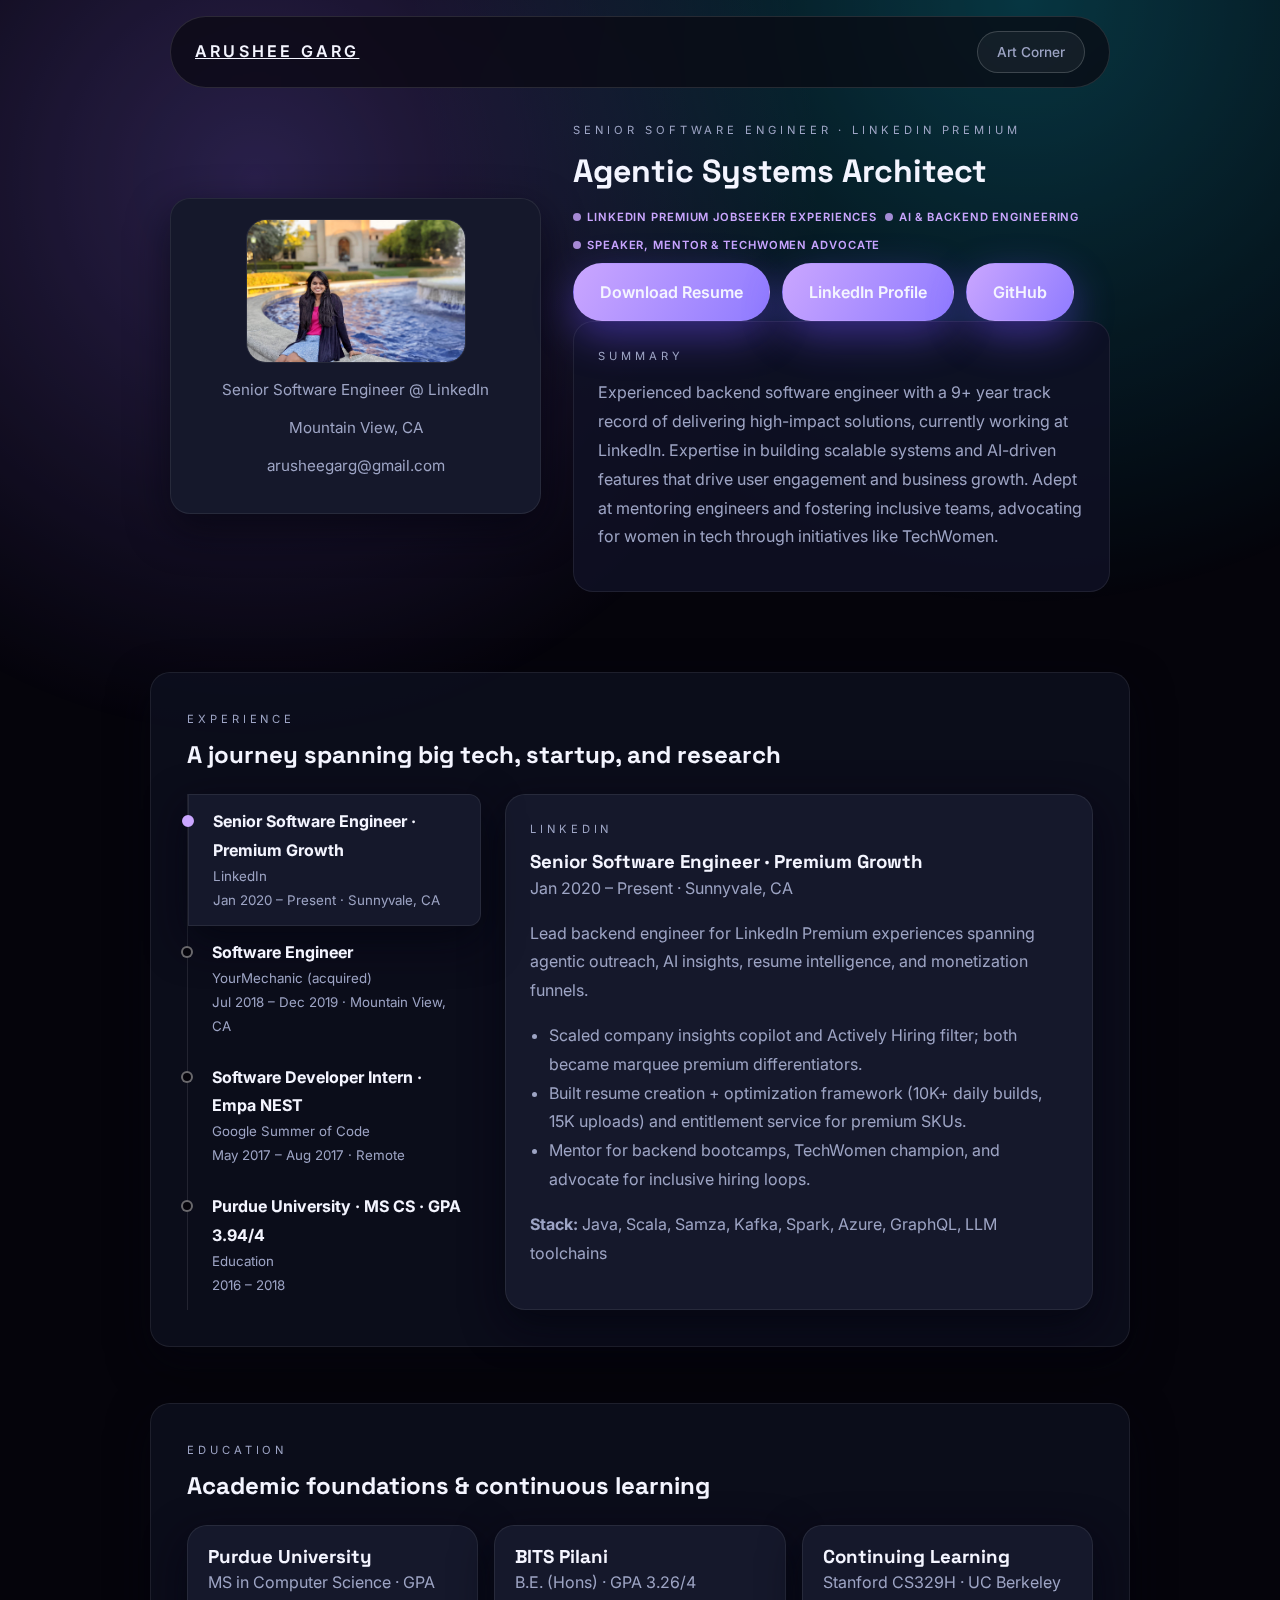
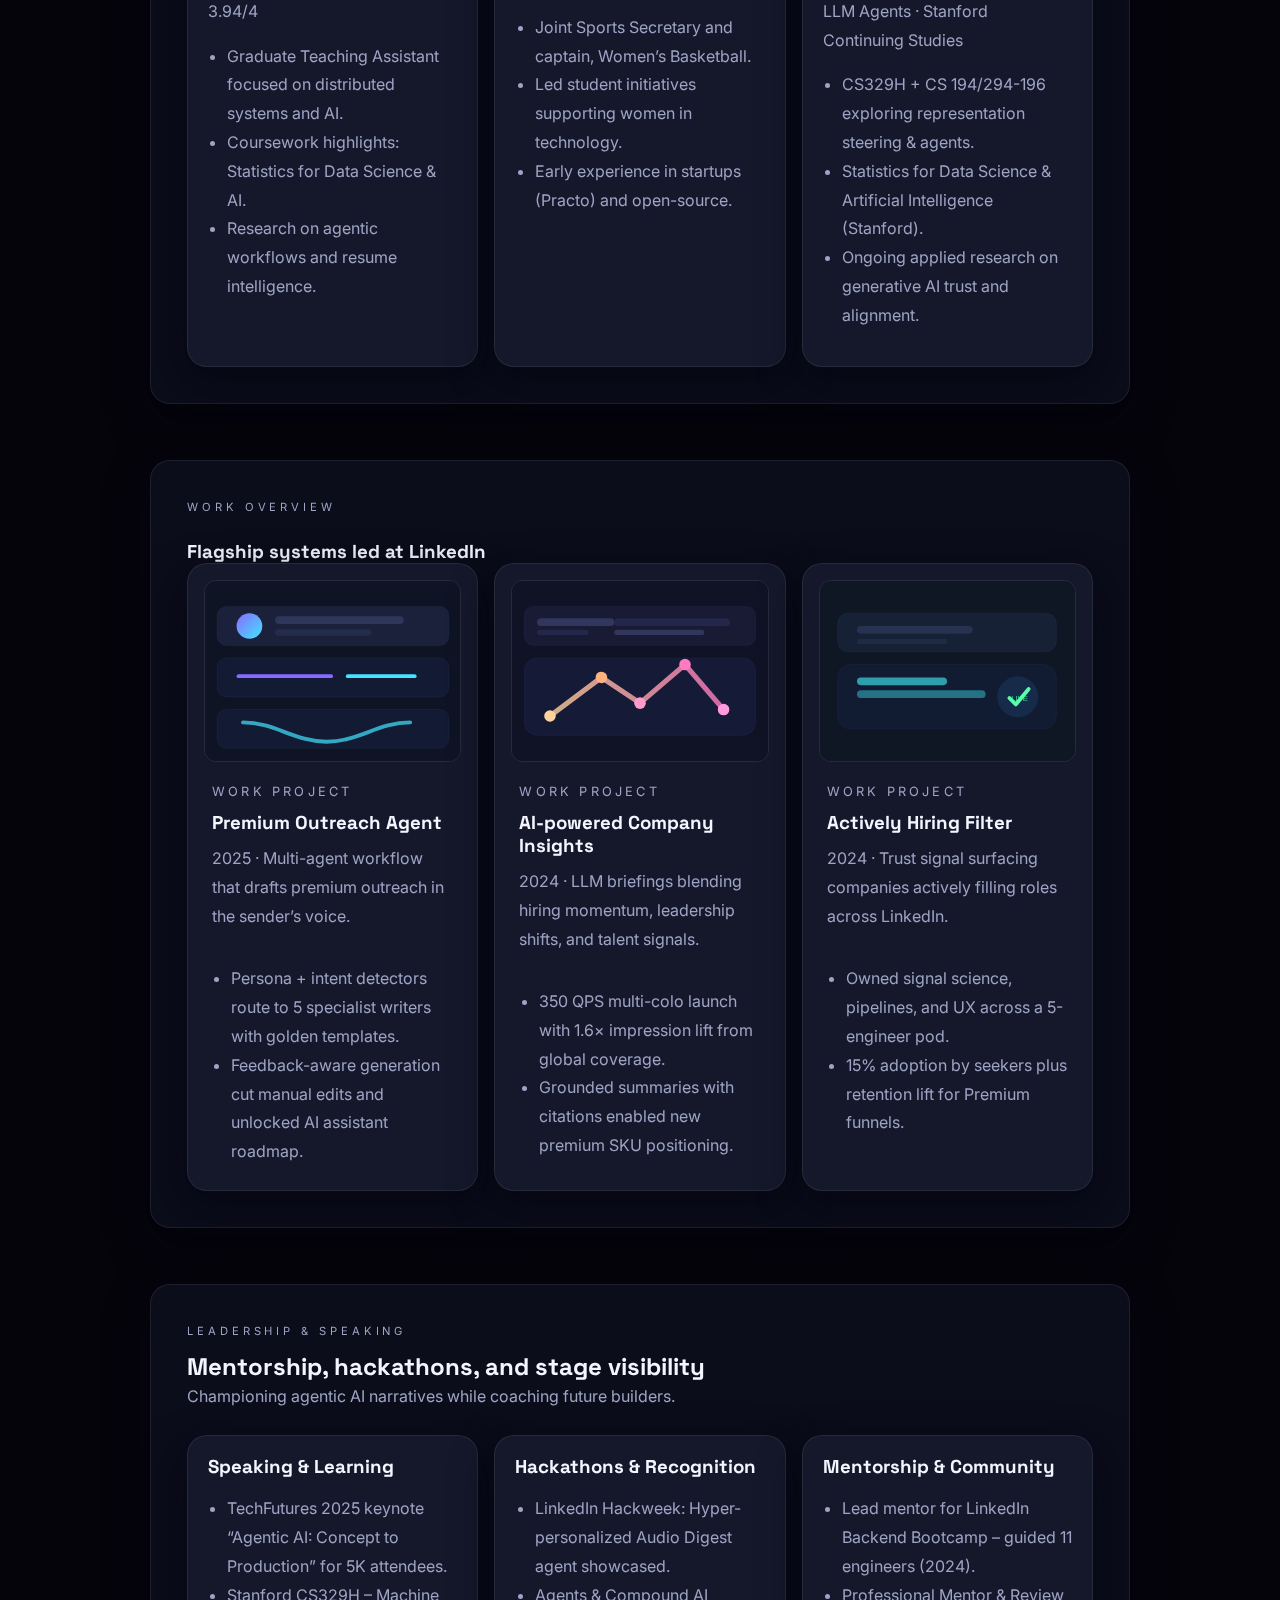
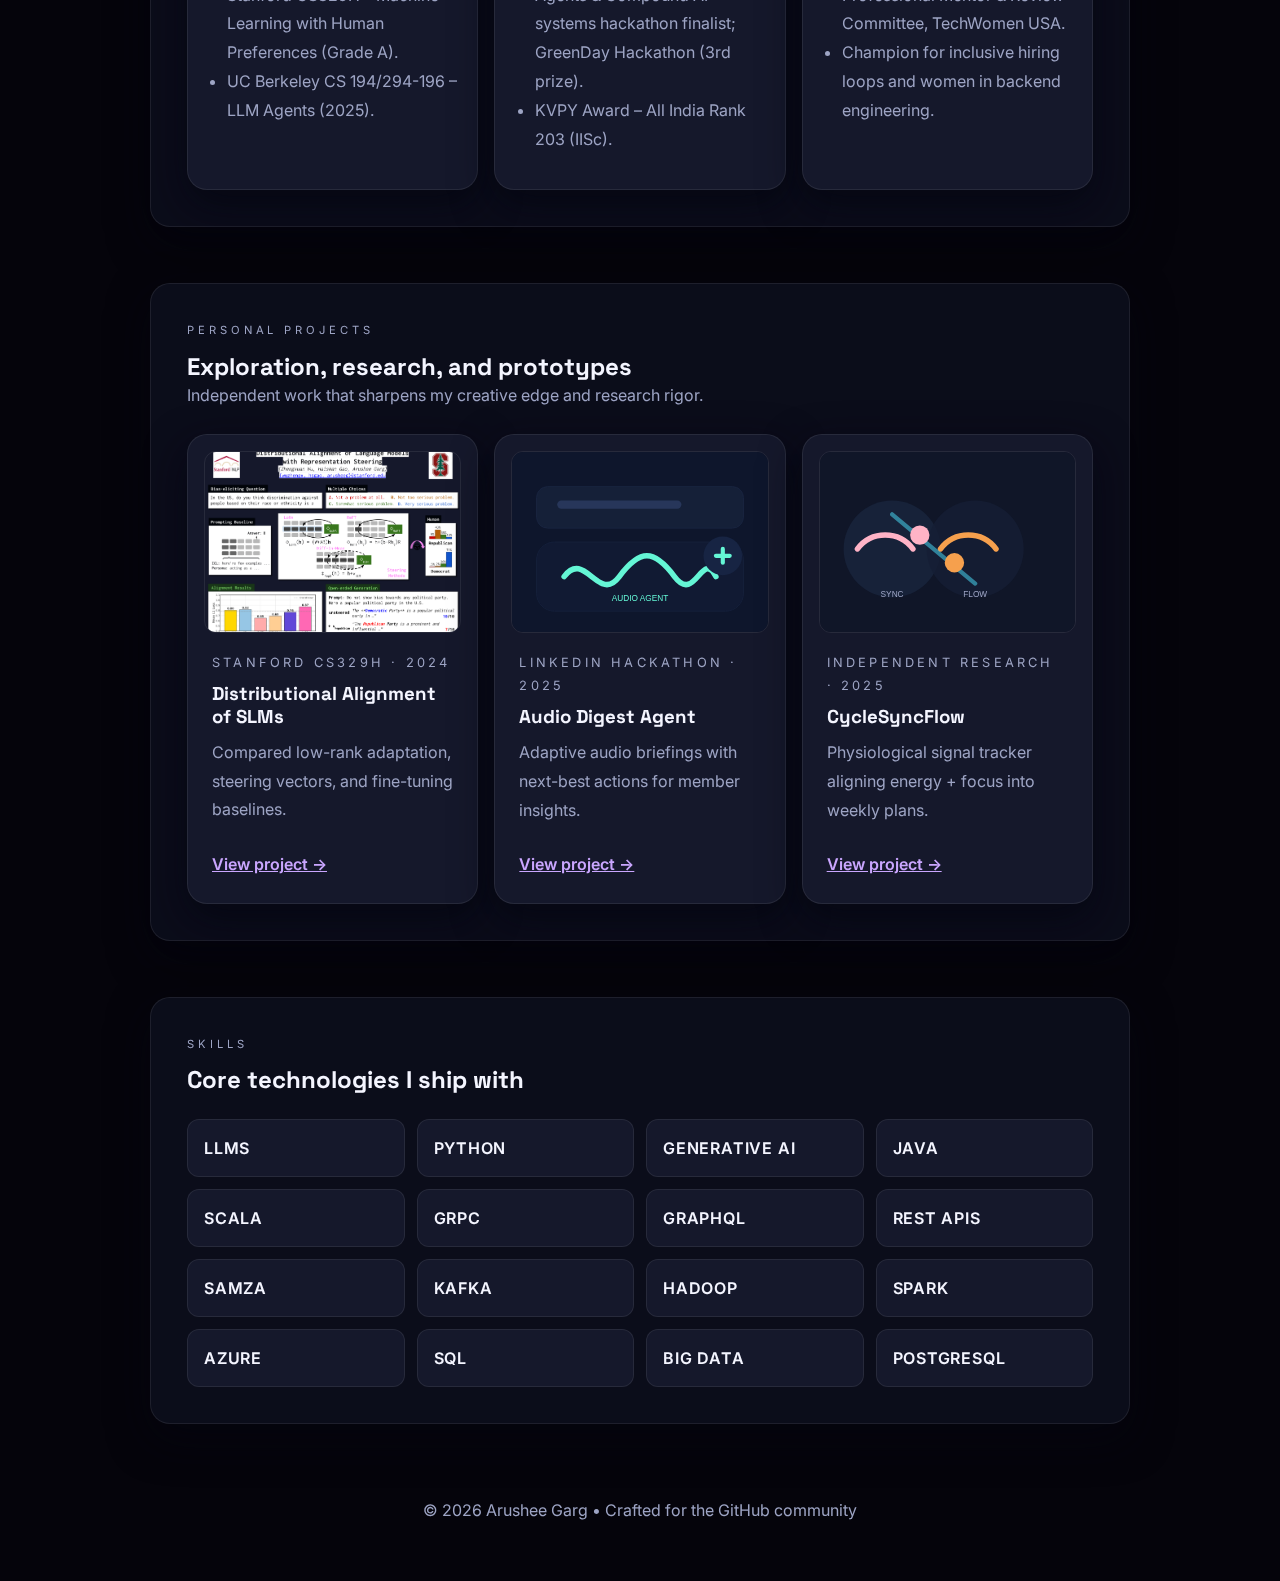
<file: index.html>
<!DOCTYPE html>
<html lang="en">
  <head>
    <meta charset="UTF-8" />
    <meta name="viewport" content="width=device-width, initial-scale=1" />
    <title>Arushee Garg | Senior Software Engineer</title>
    <meta
      name="description"
      content="Portfolio for Arushee Garg – Senior Software Engineer crafting AI-native growth platforms and agentic experiences."
    />
    <link rel="preconnect" href="https://fonts.googleapis.com" />
    <link rel="preconnect" href="https://fonts.gstatic.com" crossorigin />
    <link
      href="https://fonts.googleapis.com/css2?family=Space+Grotesk:wght@400;500;600&family=Inter:wght@400;500;600&display=swap"
      rel="stylesheet"
    />
    <link rel="stylesheet" href="styles.css?v=20250308" />
  </head>
  <body>
    <div class="bg-texture"></div>
    <div class="page-layout">
      <div class="page-content">
        <header class="hero" id="top">
          <div class="container">
            <nav class="nav">
              <a class="logo" href="#top">ARUSHEE GARG</a>
              <div class="nav-tabs">
                <a href="art.html">Art Corner</a>
              </div>
            </nav>
            <div class="masthead-content">
              <div class="hero-flex">
                <aside class="profile-card">
                  <img src="assets/projects/profiles.jpg" alt="Portrait of Arushee Garg" />
                  <div class="profile-meta">
                    <p>Senior Software Engineer @ LinkedIn</p>
                    <p>Mountain View, CA</p>
                    <p>arusheegarg@gmail.com</p>
                  </div>
                </aside>
                <div class="intro">
                  <p class="eyebrow">Senior Software Engineer · LinkedIn Premium</p>
                  <h1>Agentic Systems Architect</h1>
                  <p class="hero-lede">
                  </p>
                  <div class="hero-pills">
                    <span>LinkedIn Premium Jobseeker Experiences</span>
                    <span>AI & Backend Engineering</span>
                    <span>Speaker, Mentor & TechWomen Advocate</span>
                  </div>
                  <div class="hero-actions">
                    <a
                      class="btn primary"
                      href="ArusheeGargResume_Nov2025.pdf"
                      target="_blank"
                      rel="noopener"
                      >Download Resume</a
                    >
                    <a
                      class="btn primary"
                      href="https://www.linkedin.com/in/arushee-garg/"
                      target="_blank"
                      rel="noopener"
                      >LinkedIn Profile</a
                    >
                    <a
                      class="btn primary"
                      href="https://github.com/gargarushee"
                      target="_blank"
                      rel="noopener"
                      >GitHub</a
                    >
                  </div>
                  <div class="hero-note">
                    <p class="eyebrow">Summary</p>
                    <p>
                  Experienced backend software engineer with a 9+ year track record of delivering
                  high-impact solutions, currently working at LinkedIn. Expertise in building
                  scalable systems and AI-driven features that drive user engagement and business
                  growth. Adept at mentoring engineers and fostering inclusive teams, advocating
                  for women in tech through initiatives like TechWomen.
                    </p>
                  </div>
                </div>
              </div>
            </div>
            <div class="metrics compact" id="metrics"></div>
          </div>
        </header>

        <main>
          <section id="experience" class="section">
            <div class="container">
              <div class="section-header">
                <p class="eyebrow">Experience</p>
                <h2>A journey spanning big tech, startup, and research</h2>
              </div>
              <div class="timeline">
                <div class="timeline-items" id="timelineItems"></div>
                <div class="timeline-detail" id="timelineDetail">
                  <p class="eyebrow">Select a role to explore scope</p>
                  <h3>Track record of impact</h3>
                  <p>Highlights, leadership scope, and stack details populate here.</p>
                </div>
              </div>
            </div>
          </section>

          <section id="education" class="section">
            <div class="container">
              <div class="section-header">
                <p class="eyebrow">Education</p>
                <h2>Academic foundations & continuous learning</h2>
              </div>
              <div class="education-grid" id="educationGrid"></div>
            </div>
          </section>

          <section id="work" class="section">
            <div class="container">
              <div class="section-header">
                <p class="eyebrow">Work Overview</p>
              </div>
              <div class="pillar-grid" id="pillars"></div>
              <h3>Flagship systems led at LinkedIn</h3>
              <div class="project-grid" id="workGrid"></div>
            </div>
          </section>

          <section id="leadership" class="section">
            <div class="container">
              <div class="section-header">
                <p class="eyebrow">Leadership & Speaking</p>
                <h2>Mentorship, hackathons, and stage visibility</h2>
                <p>Championing agentic AI narratives while coaching future builders.</p>
              </div>
              <div class="leadership-columns" id="leadershipGrid"></div>
            </div>
          </section>

          <section id="personal" class="section">
            <div class="container">
              <div class="section-header">
                <p class="eyebrow">Personal Projects</p>
                <h2>Exploration, research, and prototypes</h2>
                <p>Independent work that sharpens my creative edge and research rigor.</p>
              </div>
              <div class="project-grid" id="personalGrid"></div>
            </div>
          </section>

          <section id="skills" class="section">
            <div class="container">
              <div class="section-header">
                <p class="eyebrow">skills</p>
                <h2>Core technologies I ship with</h2>
              </div>
              <ul class="skills-list" id="skillsList"></ul>
            </div>
          </section>
        </main>

        <footer>
          <div class="container">
            <p>© <span id="year"></span> Arushee Garg • Crafted for the GitHub community</p>
          </div>
        </footer>
      </div>
    </div>

    <script src="script.js?v=20250308" type="module"></script>
  </body>
</html>
</file>
<file: styles.css>
:root {
  --bg: #05040b;
  --surface: #0d1020;
  --card: #15182b;
  --muted-card: #1b1f33;
  --text: #f4f5ff;
  --muted: #9da4c4;
  --accent: #caa6ff;
  --accent-strong: #8f7bff;
  --border: rgba(255, 255, 255, 0.08);
  --radius: 20px;
  --radius-sm: 12px;
  --shadow: 0 15px 40px rgba(5, 4, 15, 0.65);
  --font-display: 'Space Grotesk', 'Inter', system-ui, -apple-system, BlinkMacSystemFont, 'Segoe UI',
    sans-serif;
  --font-body: 'Inter', system-ui, -apple-system, BlinkMacSystemFont, 'Segoe UI', sans-serif;
}

*,
*::before,
*::after {
  box-sizing: border-box;
}

body {
  margin: 0;
  font-family: var(--font-body);
  background: var(--bg);
  color: var(--text);
  line-height: 1.8;
  min-height: 100vh;
}

.bg-texture {
  position: fixed;
  inset: 0;
  pointer-events: none;
  background: radial-gradient(circle at 20% 20%, rgba(147, 112, 255, 0.35), transparent 45%),
    radial-gradient(circle at 80% 0, rgba(15, 225, 255, 0.3), transparent 45%);
  z-index: 0;
  opacity: 0.75;
}

.container {
  width: min(980px, 100%);
  margin: 0 auto;
  padding: 0 1.25rem;
  position: relative;
  z-index: 1;
}

h1,
h2,
h3,
h4 {
  font-family: var(--font-display);
  line-height: 1.2;
  margin: 0;
  color: var(--text);
}

p {
  margin-top: 0;
  color: var(--muted);
}

.eyebrow {
  text-transform: uppercase;
  letter-spacing: 0.35em;
  font-size: 0.7rem;
  color: var(--muted);
  margin-bottom: 0.75rem;
}

.page-layout {
  display: block;
  width: 100%;
  margin: 0;
  padding: 0;
}

.page-content {
  min-width: 0;
  width: 100%;
}

.section-nav {
  position: sticky;
  top: 1.5rem;
  align-self: start;
  display: flex;
  flex-direction: column;
  gap: 0.65rem;
  padding: 1.25rem;
  border-radius: var(--radius);
  border: 1px solid var(--border);
  background: rgba(13, 16, 32, 0.85);
  box-shadow: var(--shadow);
  max-height: calc(100vh - 3rem);
  overflow: auto;
}

.section-nav .eyebrow {
  margin-bottom: 0.5rem;
}

.section-nav a {
  text-decoration: none;
  color: var(--muted);
  font-size: 0.75rem;
  font-weight: 600;
  letter-spacing: 0.2em;
  text-transform: uppercase;
}

.section-nav a:hover {
  color: var(--text);
}

.hero {
  padding: 0 0 3rem;
}

.back-link {
  display: inline-flex;
  align-items: center;
  gap: 0.35rem;
  font-size: 0.85rem;
  text-decoration: none;
  color: var(--muted);
  margin-bottom: 1rem;
}

.back-link:hover {
  color: var(--text);
}

.nav {
  display: flex;
  align-items: center;
  justify-content: space-between;
  padding: 0.85rem 1.5rem;
  border-radius: 999px;
  border: 1px solid rgba(255, 255, 255, 0.12);
  background: rgba(8, 7, 15, 0.7);
  backdrop-filter: blur(18px);
  position: sticky;
  top: 1rem;
  z-index: 10;
}

.logo {
  font-weight: 600;
  letter-spacing: 0.2em;
  color: var(--text);
}

.nav-tabs {
  display: flex;
  gap: 0.75rem;
  font-size: 0.85rem;
}

.nav-tabs a {
  color: var(--muted);
  text-decoration: none;
  font-weight: 500;
  padding: 0.5rem 1.2rem;
  border-radius: 999px;
  border: 1px solid rgba(255, 255, 255, 0.18);
  background: rgba(255, 255, 255, 0.05);
  transition: color 0.2s ease, border 0.2s ease, background 0.2s ease;
}

.nav-tabs a:hover,
.nav-tabs a[aria-current='page'] {
  color: var(--text);
  border-color: rgba(202, 166, 255, 0.6);
  background: rgba(202, 166, 255, 0.15);
}

.masthead-content {
  margin-top: 3rem;
  display: flex;
  flex-direction: column;
  gap: 1.25rem;
}

.hero-flex {
  display: grid;
  grid-template-columns: minmax(220px, 0.9fr) minmax(320px, 1.3fr);
  gap: 2rem;
  align-items: center;
}

.hero-lede {
  font-size: 1.05rem;
  max-width: 720px;
}

.hero-pills {
  display: flex;
  flex-wrap: wrap;
  gap: 0.5rem;
  margin: 1rem 0 0.5rem;
}

.hero-pills span {
  display: inline-flex;
  align-items: center;
  gap: 0.35rem;
  font-weight: 600;
  color: var(--accent);
  letter-spacing: 0.08em;
  text-transform: uppercase;
  font-size: 0.7rem;
}

.hero-pills span::before {
  content: '';
  width: 8px;
  height: 8px;
  border-radius: 50%;
  background: var(--accent);
  opacity: 0.8;
}

.hero-actions {
  display: flex;
  flex-wrap: wrap;
  gap: 0.8rem;
}

.profile-card {
  border-radius: var(--radius);
  background: var(--card);
  border: 1px solid var(--border);
  padding: 1.25rem;
  box-shadow: var(--shadow);
  display: flex;
  flex-direction: column;
  align-items: center;
  gap: 1rem;
}

.profile-card img {
  width: 100%;
  max-width: 220px;
  border-radius: var(--radius);
  border: 1px solid rgba(255, 255, 255, 0.08);
}

.profile-meta {
  width: 100%;
  text-align: center;
  font-size: 0.95rem;
  color: var(--muted);
  line-height: 1.5;
}

.btn {
  padding: 0.85rem 1.6rem;
  border-radius: 999px;
  border: 1px solid rgba(255, 255, 255, 0.2);
  color: var(--text);
  font-weight: 600;
  text-decoration: none;
  display: inline-flex;
  align-items: center;
  justify-content: center;
  transition: transform 0.2s ease, box-shadow 0.2s ease, background 0.2s ease;
}

.btn.primary {
  background: linear-gradient(120deg, var(--accent), var(--accent-strong));
  border-color: transparent;
  box-shadow: 0 15px 40px rgba(111, 78, 255, 0.45);
}

.btn.secondary {
  background: rgba(255, 255, 255, 0.08);
}

.btn.ghost {
  background: transparent;
  border-color: rgba(255, 255, 255, 0.15);
}

.btn:hover {
  transform: translateY(-2px);
}

.hero-note {
  padding: 1.5rem;
  border-radius: var(--radius);
  border: 1px solid var(--border);
  background: rgba(15, 17, 36, 0.85);
  max-width: 720px;
}

.metrics {
  margin-top: 1.5rem;
  display: grid;
  grid-template-columns: repeat(auto-fit, minmax(140px, 1fr));
  gap: 0.75rem;
}

.metrics.compact .metric-card {
  padding: 0.9rem;
}

.metric-card {
  background: var(--card);
  border-radius: var(--radius-sm);
  padding: 1rem;
  border: 1px solid var(--border);
  box-shadow: var(--shadow);
}

.metric-card span {
  font-size: 1.5rem;
  font-weight: 600;
  color: #fff;
}

main {
  display: flex;
  flex-direction: column;
  gap: 2.5rem;
  margin-bottom: 2.5rem;
}

.section {
  padding: 0.5rem 0;
}

.section .container {
  background: rgba(13, 16, 32, 0.75);
  border: 1px solid var(--border);
  border-radius: var(--radius);
  padding: 2.25rem;
  box-shadow: var(--shadow);
}

.section-header {
  margin-bottom: 1.5rem;
}

.section-header p {
  max-width: 640px;
}

.stacked-section {
  margin-top: 2rem;
}

.pillar-grid,
.project-grid {
  display: grid;
  grid-template-columns: repeat(auto-fit, minmax(280px, 1fr));
  gap: 1rem;
}

.pillar-card,
.project-card {
  background: var(--card);
  border: 1px solid var(--border);
  border-radius: var(--radius);
  padding: 1.5rem;
  box-shadow: var(--shadow);
  display: flex;
  flex-direction: column;
  gap: 0.6rem;
}

.pillar-card {
  cursor: pointer;
  background: radial-gradient(circle at top left, rgba(138, 121, 255, 0.18), transparent 55%),
    var(--card);
  transition: transform 0.2s ease, border 0.2s ease, box-shadow 0.2s ease;
  position: relative;
  overflow: hidden;
}

.pillar-card::after {
  content: '↗';
  position: absolute;
  top: 1.2rem;
  right: 1.2rem;
  font-size: 1.1rem;
  color: rgba(255, 255, 255, 0.4);
}

.pillar-card:hover {
  transform: translateY(-4px);
  border-color: rgba(202, 166, 255, 0.6);
  box-shadow: 0 25px 50px rgba(16, 11, 28, 0.65);
}

.pillar-card:hover::after {
  color: #fff;
}

.pillar-card h3 {
  margin-bottom: 0.25rem;
}

.pillar-card .pillar-cta {
  margin-top: auto;
  font-size: 0.85rem;
  letter-spacing: 0.2em;
  text-transform: uppercase;
  color: var(--accent);
}

.project-media {
  border-radius: var(--radius-sm);
  overflow: hidden;
  margin: -0.5rem -0.5rem 0.5rem;
  border: 1px solid rgba(255, 255, 255, 0.08);
}

.project-media img {
  width: 100%;
  height: 180px;
  object-fit: cover;
  display: block;
}

.tag {
  font-size: 0.8rem;
  letter-spacing: 0.25em;
  text-transform: uppercase;
  color: var(--muted);
}

.project-card ul {
  padding-left: 1.2rem;
  color: var(--muted);
  margin: 0.5rem 0 0;
}

.project-card a {
  margin-top: auto;
  color: var(--accent);
  font-weight: 600;
}

.skills-list {
  list-style: none;
  margin: 0;
  padding: 0;
  display: grid;
  grid-template-columns: repeat(auto-fit, minmax(180px, 1fr));
  gap: 0.75rem;
}

.skills-list li {
  background: var(--card);
  border: 1px solid var(--border);
  border-radius: var(--radius-sm);
  padding: 0.85rem 1rem;
  font-weight: 600;
  color: var(--text);
  text-transform: uppercase;
  letter-spacing: 0.05em;
}

.leadership-columns {
  display: grid;
  grid-template-columns: repeat(auto-fit, minmax(220px, 1fr));
  gap: 1rem;
}

.leadership-card,
.education-card {
  background: var(--card);
  border: 1px solid var(--border);
  border-radius: var(--radius);
  padding: 1.25rem;
  box-shadow: var(--shadow);
}

.leadership-card ul,
.education-card ul {
  padding-left: 1.2rem;
  color: var(--muted);
}

.education-grid {
  display: grid;
  grid-template-columns: repeat(auto-fit, minmax(240px, 1fr));
  gap: 1rem;
}

.timeline {
  display: grid;
  grid-template-columns: minmax(260px, 0.5fr) minmax(320px, 1fr);
  gap: 1.5rem;
}

.timeline-items {
  border-left: 1px solid rgba(255, 255, 255, 0.1);
}

.timeline-item {
  padding: 0.75rem 1rem 0.75rem 1.5rem;
  cursor: pointer;
  position: relative;
  border-radius: 0 var(--radius-sm) var(--radius-sm) 0;
}

.timeline-item::before {
  content: '';
  position: absolute;
  left: -7px;
  top: 1.25rem;
  width: 12px;
  height: 12px;
  border-radius: 50%;
  border: 2px solid rgba(255, 255, 255, 0.4);
  background: var(--bg);
}

.timeline-item.active {
  background: var(--card);
  border: 1px solid var(--border);
  box-shadow: var(--shadow);
}

.timeline-item.active::before {
  border-color: var(--accent);
  background: var(--accent);
}

.timeline-item small {
  display: block;
  color: var(--muted);
}

.timeline-detail {
  background: var(--card);
  border-radius: var(--radius);
  border: 1px solid var(--border);
  padding: 1.5rem;
  box-shadow: var(--shadow);
}

.timeline-detail ul {
  padding-left: 1.2rem;
  color: var(--muted);
}

footer {
  text-align: center;
  padding: 1.5rem 0 2.5rem;
  color: var(--muted);
}

.art-grid {
  display: grid;
  grid-template-columns: repeat(auto-fit, minmax(260px, 1fr));
  gap: 1rem;
}

.art-card {
  border-radius: var(--radius);
  overflow: hidden;
  border: 1px solid var(--border);
  background: var(--card);
  box-shadow: var(--shadow);
  display: flex;
  flex-direction: column;
  cursor: pointer;
  transition: transform 0.2s ease, box-shadow 0.2s ease;
}

.art-card:focus-visible {
  outline: 2px solid rgba(202, 166, 255, 0.8);
  outline-offset: 4px;
}

.art-card:hover {
  transform: translateY(-4px);
  box-shadow: 0 22px 45px rgba(5, 4, 15, 0.7);
}

.art-card img {
  width: 100%;
  height: 220px;
  object-fit: cover;
  display: block;
}

.art-body {
  padding: 1rem 1.25rem 1.25rem;
  display: flex;
  flex-direction: column;
  gap: 0.5rem;
}

.art-card h4 {
  margin: 0;
  font-size: 1rem;
  text-align: left;
}

.art-description {
  margin: 0;
  color: var(--muted);
  font-size: 0.92rem;
  line-height: 1.45;
}

.lightbox {
  position: fixed;
  inset: 0;
  display: flex;
  align-items: center;
  justify-content: center;
  opacity: 0;
  pointer-events: none;
  transition: opacity 0.2s ease;
  z-index: 40;
}

.lightbox.is-open {
  opacity: 1;
  pointer-events: auto;
}

.lightbox-backdrop {
  position: absolute;
  inset: 0;
  background: rgba(5, 5, 10, 0.75);
  backdrop-filter: blur(6px);
}

.lightbox-panel {
  position: relative;
  z-index: 1;
  width: min(92vw, 980px);
  max-height: 86vh;
  padding: 1.5rem;
  border-radius: var(--radius);
  border: 1px solid var(--border);
  background: var(--card);
  box-shadow: var(--shadow);
  display: flex;
  flex-direction: column;
  gap: 0.85rem;
}

.lightbox-image {
  width: 100%;
  max-height: 70vh;
  object-fit: contain;
  border-radius: var(--radius-sm);
  background: #0b0c16;
}

.lightbox-title {
  margin: 0;
  font-size: 0.75rem;
  text-transform: uppercase;
  letter-spacing: 0.12em;
  color: var(--muted);
}

.lightbox-close {
  position: absolute;
  top: 0.75rem;
  right: 0.75rem;
  width: 36px;
  height: 36px;
  border-radius: 50%;
  border: 1px solid rgba(255, 255, 255, 0.2);
  background: rgba(10, 11, 20, 0.8);
  color: var(--text);
  font-size: 1.4rem;
  line-height: 1;
  cursor: pointer;
}

.no-scroll {
  overflow: hidden;
}

@media (max-width: 720px) {
  .page-layout {
    grid-template-columns: 1fr;
  }

  .section-nav {
    position: relative;
    flex-direction: row;
    flex-wrap: wrap;
    justify-content: center;
  }

  .nav {
    flex-direction: column;
    gap: 0.75rem;
  }

  .hero-flex {
    grid-template-columns: 1fr;
    text-align: center;
  }

  .profile-card {
    order: -1;
  }

  .timeline {
    grid-template-columns: 1fr;
  }
}
</file>
